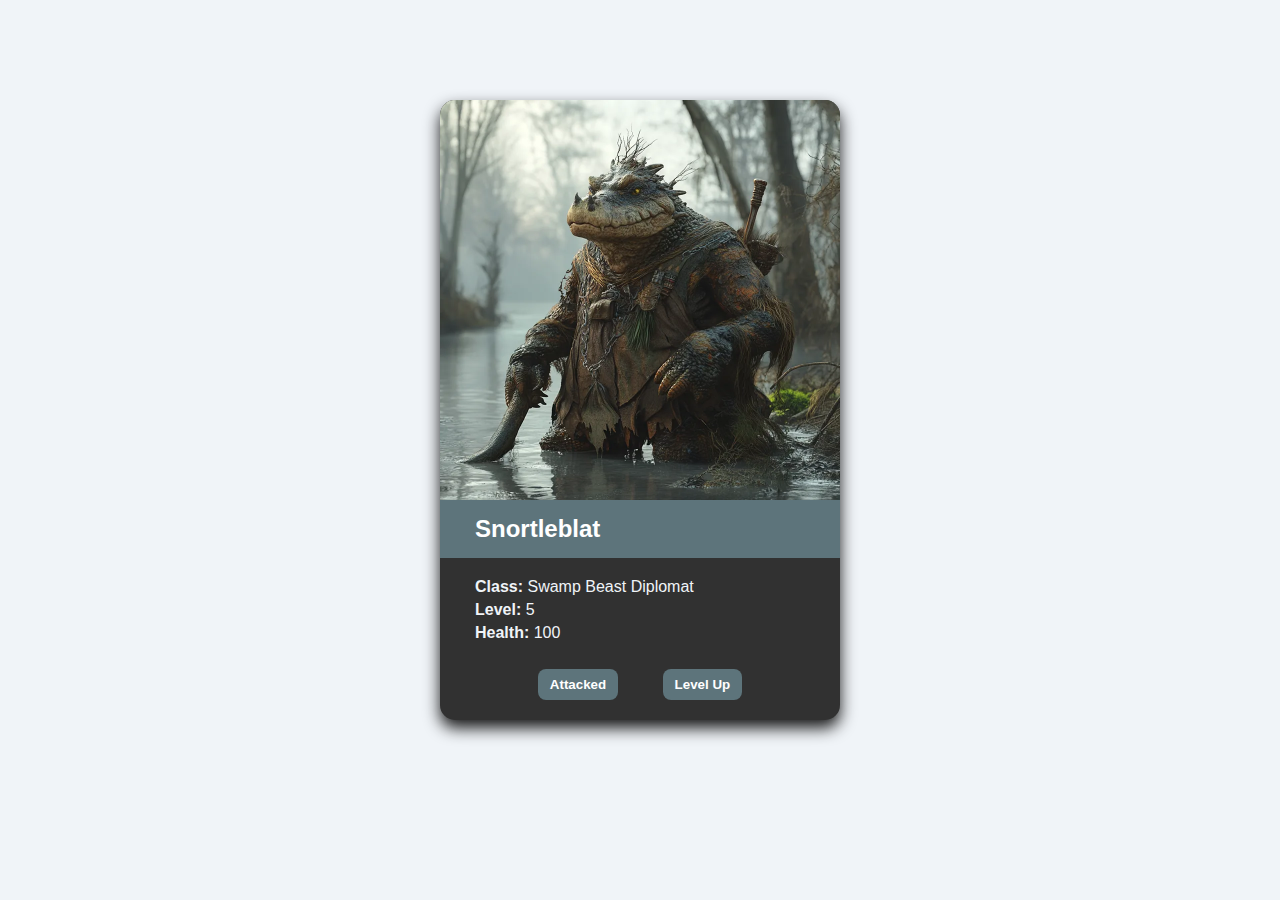
<file: charactercard/index.html>
<!DOCTYPE html>
<html lang="en">
<head>
    <meta charset="UTF-8">
    <meta name="viewport" content="width=device-width, initial-scale=1.0">
    <meta name="description" content="Character card display featuring Snortleblat, a Swamp Beast Diplomat">
    <meta name="author" content="Leo Vidal">
    <title>Character Card - Snortleblat</title>
    
    <!-- Open Graph (Facebook, LinkedIn, etc.) -->
    <meta property="og:type" content="website">
    <meta property="og:title" content="Character Card - Snortleblat">
    <meta property="og:description" content="Meet Snortleblat, a Level 8 Swamp Beast Diplomat character card">
    <meta property="og:url" content="https://vidaldl.github.io/wdd131/charactercard/">
    <meta property="og:image" content="https://vidaldl.github.io/wdd131/charactercard/snortleblat.webp">
    
    <!-- Twitter Card -->
    <meta name="twitter:card" content="summary_large_image">
    <meta name="twitter:title" content="Character Card - Snortleblat">
    <meta name="twitter:description" content="Meet Snortleblat, a Level 8 Swamp Beast Diplomat character card">
    <meta name="twitter:image" content="https://vidaldl.github.io/wdd131/charactercard/snortleblat.webp">
    
    <!-- Favicon -->
    <link rel="icon" href="/favicon.ico">
    
    <!-- Apple Touch Icon -->
    <link rel="apple-touch-icon" href="/images/apple-touch-icon.png">
    
    <link rel="stylesheet" href="charactercard.css">
    <script src="charactercard.js" defer></script>
</head>
<body>
    <div class="card">
        <img src="snortleblat.webp" alt="Snortleblat" class="image">
        <div class="name">Snortleblat</div>
        <div class="stats">
            <p><strong>Class:</strong> <span id="class">Swamp Beast Diplomat</span></p>
            <p><strong>Level:</strong> <span id="level">8</span></p>
            <p><strong>Health:</strong> <span id="health">100</span></p>
        </div>
        <div class="buttons">
            <button id="attacked">Attacked</button>
            <button id="levelup">Level Up</button>
        </div>
    </div>
</body>
</html>
</file>
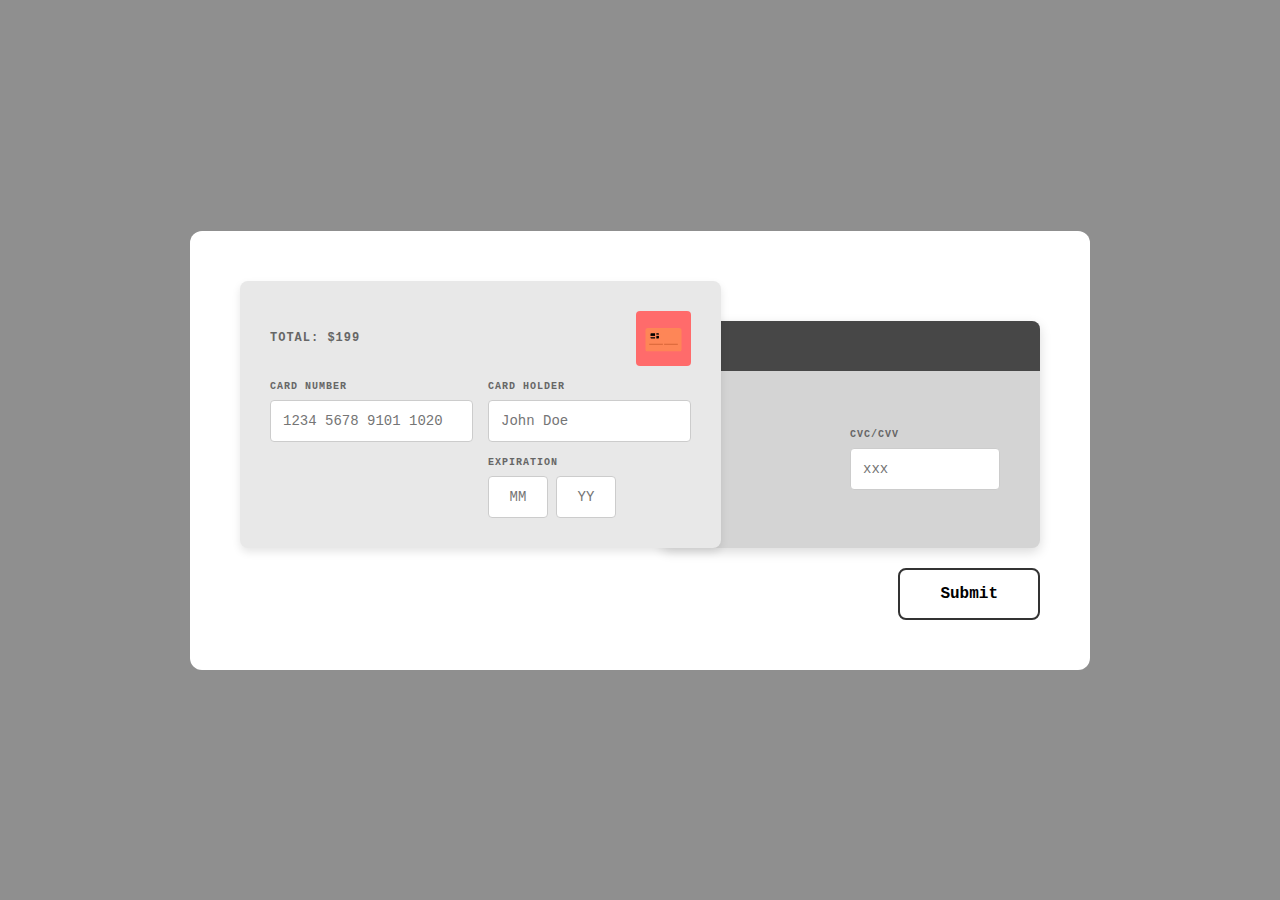
<file: creditcard/index.html>
<!DOCTYPE html>
<html lang="en">
<head>
    <meta charset="UTF-8">
    <meta name="viewport" content="width=device-width, initial-scale=1.0">
    <meta name="description" content="Secure credit card payment form for online transactions">
    <meta name="author" content="Leo Vidal">
    <link rel="icon" type="image/png" href="favicon.png">
    <title>Credit Card Payment</title>
    <link rel="stylesheet" href="style.css">
</head>
<body>
    <main>
        <form id="creditCardForm">
            <div class="card-front">
                <div class="total-label">TOTAL: $199</div>
                
                <img
                    class="card-icon"
                    src="[data-uri]"
                    height="55px"
                    alt="Card Icon">
                
                <div class="form-group">
                    <label for="cardNumber">CARD NUMBER</label>
                    <input 
                        type="text" 
                        id="cardNumber" 
                        name="cardNumber" 
                        placeholder="1234 5678 9101 1020"
                        maxlength="19"
                        pattern="[0-9\s]{16,19}"
                        required
                    >
                </div>
                
                <div class="form-group">
                    <label for="cardHolder">CARD HOLDER</label>
                    <input 
                        type="text" 
                        id="cardHolder" 
                        name="cardHolder" 
                        placeholder="John Doe"
                        pattern="[A-Za-z\s]+"
                        required
                    >
                </div>
                
                <div class="expiration-group">
                    <label>EXPIRATION</label>
                    <div class="expiration-inputs">
                        <input 
                            type="text" 
                            id="expMonth" 
                            name="expMonth" 
                            placeholder="MM"
                            maxlength="2"
                            pattern="(0[1-9]|1[0-2])"
                            required
                        >
                        <input 
                            type="text" 
                            id="expYear" 
                            name="expYear" 
                            placeholder="YY"
                            maxlength="2"
                            pattern="[0-9]{2}"
                            required
                        >
                    </div>
                </div>
            </div>

            <div class="card-back">
                <div class="card-back-bar"></div>
                
                <div class="cvv-group">
                    <label for="cvv">CVC/CVV</label>
                    <input 
                        type="text" 
                        id="cvv" 
                        name="cvv" 
                        placeholder="xxx"
                        maxlength="3"
                        pattern="[0-9]{3}"
                        required
                    >
                </div>
            </div>
            
            <button type="submit" class="submit-btn">Submit</button>
        </form>
    </main>
</body>
</html>
</file>
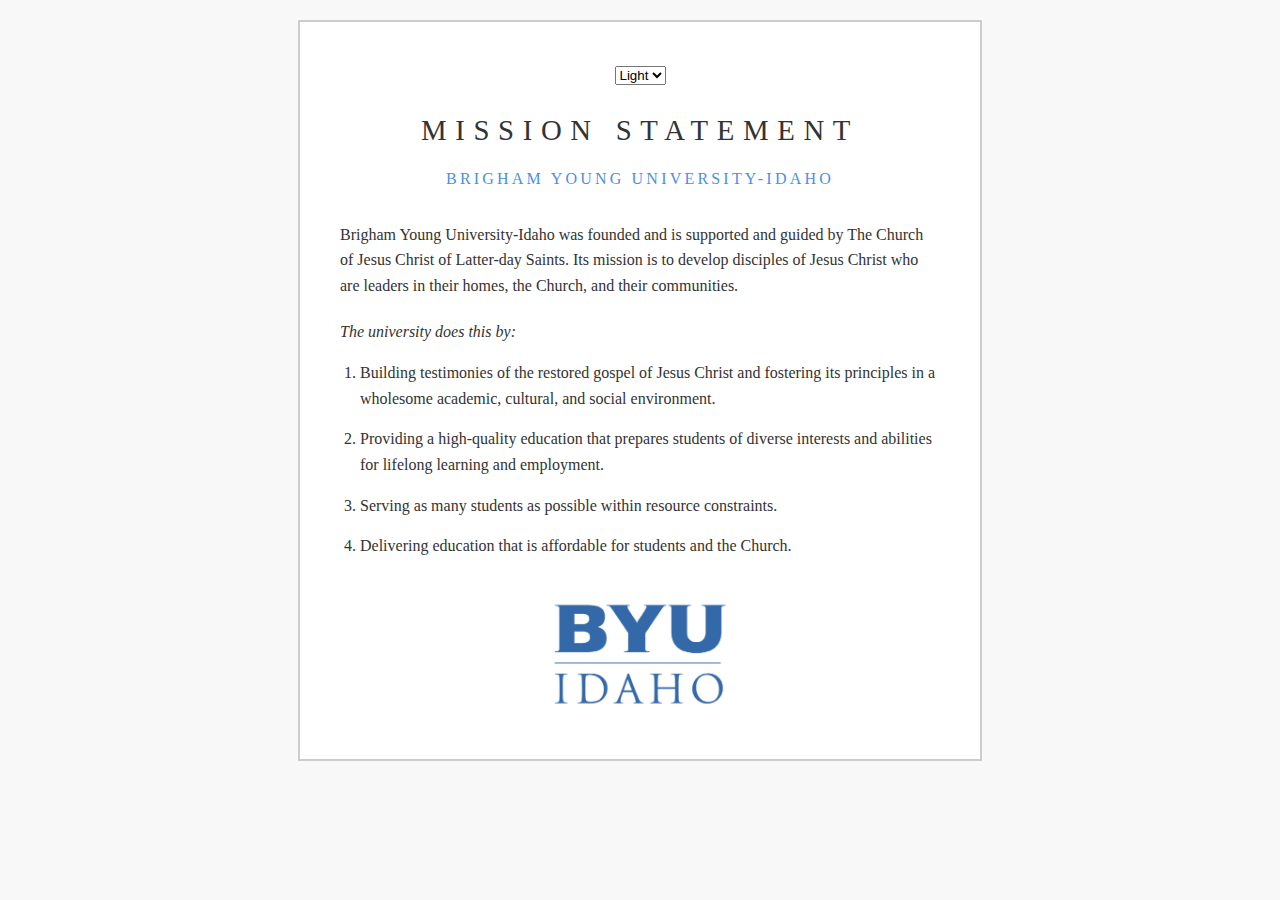
<file: mission/index.html>
<!DOCTYPE html>
<html lang="en">
<head>
    <meta charset="UTF-8">
    <meta name="viewport" content="width=device-width, initial-scale=1">
    <link rel="icon" type="image/x-icon" href="static/favicon.ico">
    <title>Ponder - A CSS Metaprogramming Tool</title>
    <link rel="stylesheet" href="css/styles.css">
    <script src="mission.js" defer></script>

    <meta name="description" content="BYU-Idaho Mission Statement">
    <meta name="author" content="Leo Vidal">
</head>
<body>
    <main>
        <select id="theme-selector">
            <option value="light">Light</option>
            <option value="dark">Dark</option>
        </select>
        
        <h1>MISSION STATEMENT</h1>
        <h2>BRIGHAM YOUNG UNIVERSITY-IDAHO</h2>
        
        <p>Brigham Young University-Idaho was founded and is supported and guided by The Church of Jesus Christ of Latter-day Saints. Its mission is to develop disciples of Jesus Christ who are leaders in their homes, the Church, and their communities.</p>

        <p class="intro"><em>The university does this by:</em></p>

        <ol>
            <li>Building testimonies of the restored gospel of Jesus Christ and fostering its principles in a wholesome academic, cultural, and social environment.</li>
            <li>Providing a high-quality education that prepares students of diverse interests and abilities for lifelong learning and employment.</li>
            <li>Serving as many students as possible within resource constraints.</li>
            <li>Delivering education that is affordable for students and the Church.</li>
        </ol>

        <div class="logo">
            <img id="logo-img" src="public/byui-logo-blue.webp" alt="BYU-Idaho Logo" width="200">
        </div>
    </main>
</body>
</html>
</file>
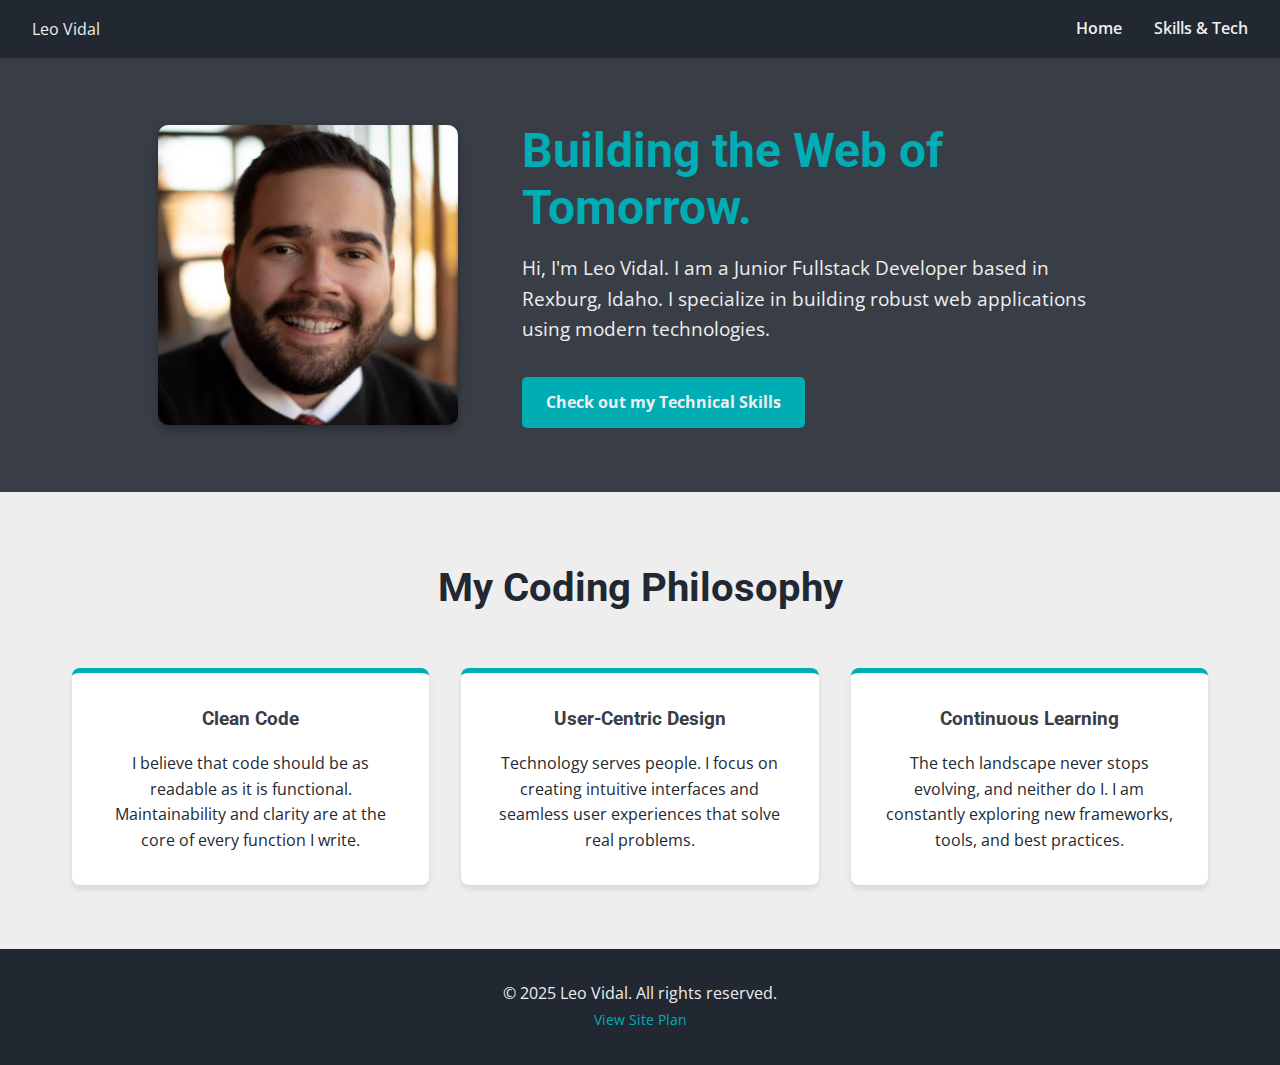
<file: portfolio/index.html>
<!DOCTYPE html>
<html lang="en">
<head>
    <meta charset="UTF-8">
    <meta name="viewport" content="width=device-width, initial-scale=1.0">
    <title>Leo Vidal | Junior Fullstack Developer</title>
    <link rel="stylesheet" href="styles/main.css">
</head>
<body>
    <header>
        <div class="logo">Leo Vidal</div>
        <nav>
            <ul>
                <li><a href="index.html">Home</a></li>
                <li><a href="skills.html">Skills & Tech</a></li>
            </ul>
        </nav>
    </header>

    <main>
        <section class="hero">
            <img src="images/profile.jfif" alt="Leo Vidal Profile" class="hero-image">
            <div class="hero-content">
                <h1>Building the Web of Tomorrow.</h1>
                <p>Hi, I'm Leo Vidal. I am a Junior Fullstack Developer based in Rexburg, Idaho. I specialize in building robust web applications using modern technologies.</p>
                <a href="skills.html" class="cta-button">Check out my Technical Skills</a>
            </div>
        </section>

        <section class="philosophy">
            <h2>My Coding Philosophy</h2>
            <div class="philosophy-grid">
                <div class="card">
                    <h3>Clean Code</h3>
                    <p>I believe that code should be as readable as it is functional. Maintainability and clarity are at the core of every function I write.</p>
                </div>
                <div class="card">
                    <h3>User-Centric Design</h3>
                    <p>Technology serves people. I focus on creating intuitive interfaces and seamless user experiences that solve real problems.</p>
                </div>
                <div class="card">
                    <h3>Continuous Learning</h3>
                    <p>The tech landscape never stops evolving, and neither do I. I am constantly exploring new frameworks, tools, and best practices.</p>
                </div>
            </div>
        </section>
    </main>

    <footer>
        <p>&copy; 2025 Leo Vidal. All rights reserved.</p>
        <p><a href="site-plan.html" style="color: var(--accent1-color); font-size: 0.9rem;">View Site Plan</a></p>
    </footer>
</body>
</html>
</file>
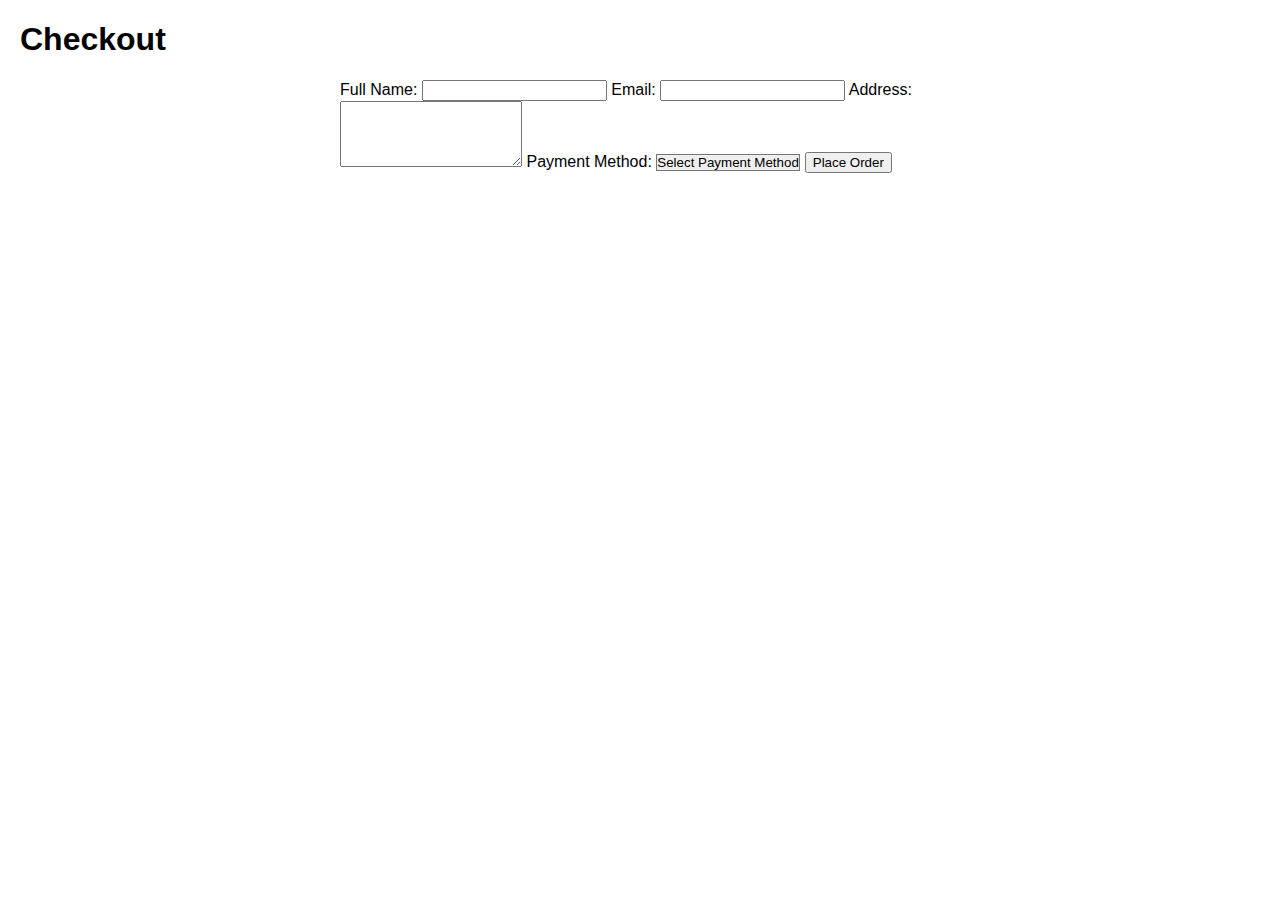
<file: ponder/forms/index.html>
<!-- form-demo.html -->
<!DOCTYPE html>
<html lang="en">
  <head>
    <meta charset="UTF-8" />
    <meta name="viewport" content="width=device-width, initial-scale=1.0" />
    <title>Checkout Form</title>
    <link rel="stylesheet" href="index.css" />
    <script src="index.js" defer></script>
  </head>
  <body>
    <header><h1>Checkout</h1></header>
    <main>
      <section class="errors"></section>
      <form id="checkoutForm" action="completed.html">
  <label for="fullName">Full Name:</label>
  <input type="text" id="fullName" name="fullName" required />

  <label for="email">Email:</label>
  <input type="email" id="email" name="email" required />

  <label for="address">Address:</label>
  <textarea id="address" name="address" rows="4" required></textarea>

  <label for="paymentMethod">Payment Method:</label>
  <select id="paymentMethod" name="paymentMethod" required>
    <option value="">Select Payment Method</option>
    <option value="creditCard">Credit Card</option>
    <option value="paypal">PayPal</option>
  </select>

  <!-- Container for credit card details -->
  <p id="creditCardNumberContainer" class="hide">
    <label for="creditCardNumber">Credit Card Number:</label>
    <input
      type="text"
      id="creditCardNumber"
      name="creditCardNumber"
      pattern="[0-9]{16}"
      placeholder="Enter 16 digits"
      required
    />
  </p>

  <!-- Container for PayPal details -->
  <p id="paypalUsernameContainer" class="hide">
    <label for="paypalUsername">PayPal Username:</label>
    <input
      type="text"
      id="paypalUsername"
      name="paypalUsername"
      placeholder="Enter PayPal username"
      required
    />
  </p>

  <button type="submit">Place Order</button>
</form>
    </main>
  </body>
</html>
</file>
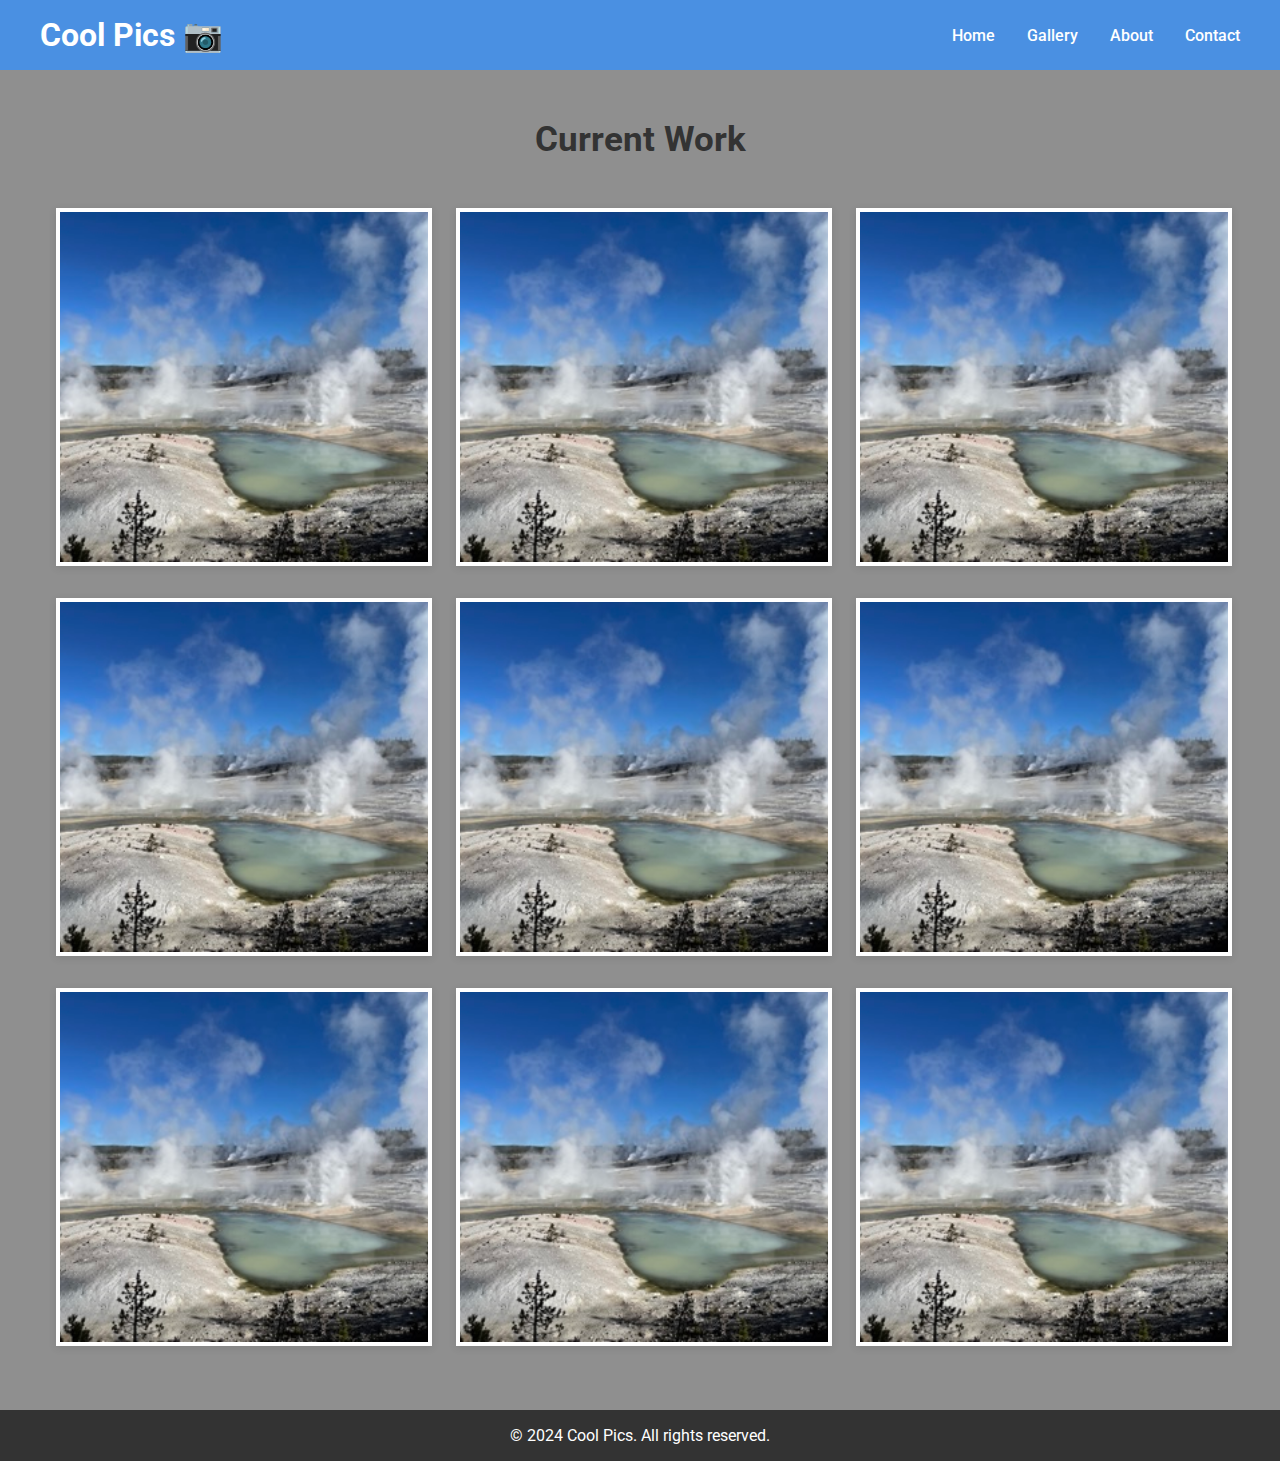
<file: prove/w03/index.html>
<!DOCTYPE html>
<html lang="en">
<head>
    <meta charset="UTF-8">
    <meta name="viewport" content="width=device-width, initial-scale=1.0">
    <title>Cool Pics 📷</title>
    <link rel="preconnect" href="https://fonts.googleapis.com">
    <link rel="preconnect" href="https://fonts.gstatic.com" crossorigin>
    <link href="https://fonts.googleapis.com/css2?family=Roboto:wght@300;400;500;700&display=swap" rel="stylesheet">
    <link rel="stylesheet" href="index.css">
</head>
<body>
    <header>
        <div class="header-content">
            <h1>Cool Pics 📷</h1>
            <nav>
                <!-- Navigation links will be hidden on mobile for now -->
                <ul class="nav-menu">
                    <li><a href="#home">Home</a></li>
                    <li><a href="#gallery">Gallery</a></li>
                    <li><a href="#about">About</a></li>
                    <li><a href="#contact">Contact</a></li>
                </ul>
                <div class="menu-toggle">Menu</div>
            </nav>
        </div>
    </header>
    
    <main>
        <section class="current-work">
            <h2>Current Work</h2>
            <div class="gallery">
                <img src="public/norris-sm.jpg" alt="Cool landscape photo">
                <img src="public/norris-sm.jpg" alt="Cool landscape photo">
                <img src="public/norris-sm.jpg" alt="Cool landscape photo">
                <img src="public/norris-sm.jpg" alt="Cool landscape photo">
                <img src="public/norris-sm.jpg" alt="Cool landscape photo">
                <img src="public/norris-sm.jpg" alt="Cool landscape photo">
                <img src="public/norris-sm.jpg" alt="Cool landscape photo">
                <img src="public/norris-sm.jpg" alt="Cool landscape photo">
                <img src="public/norris-sm.jpg" alt="Cool landscape photo">
            </div>
        </section>
    </main>
    
    <footer>
        <p>&copy; 2024 Cool Pics. All rights reserved.</p>
    </footer>
</body>
</html>
</file>
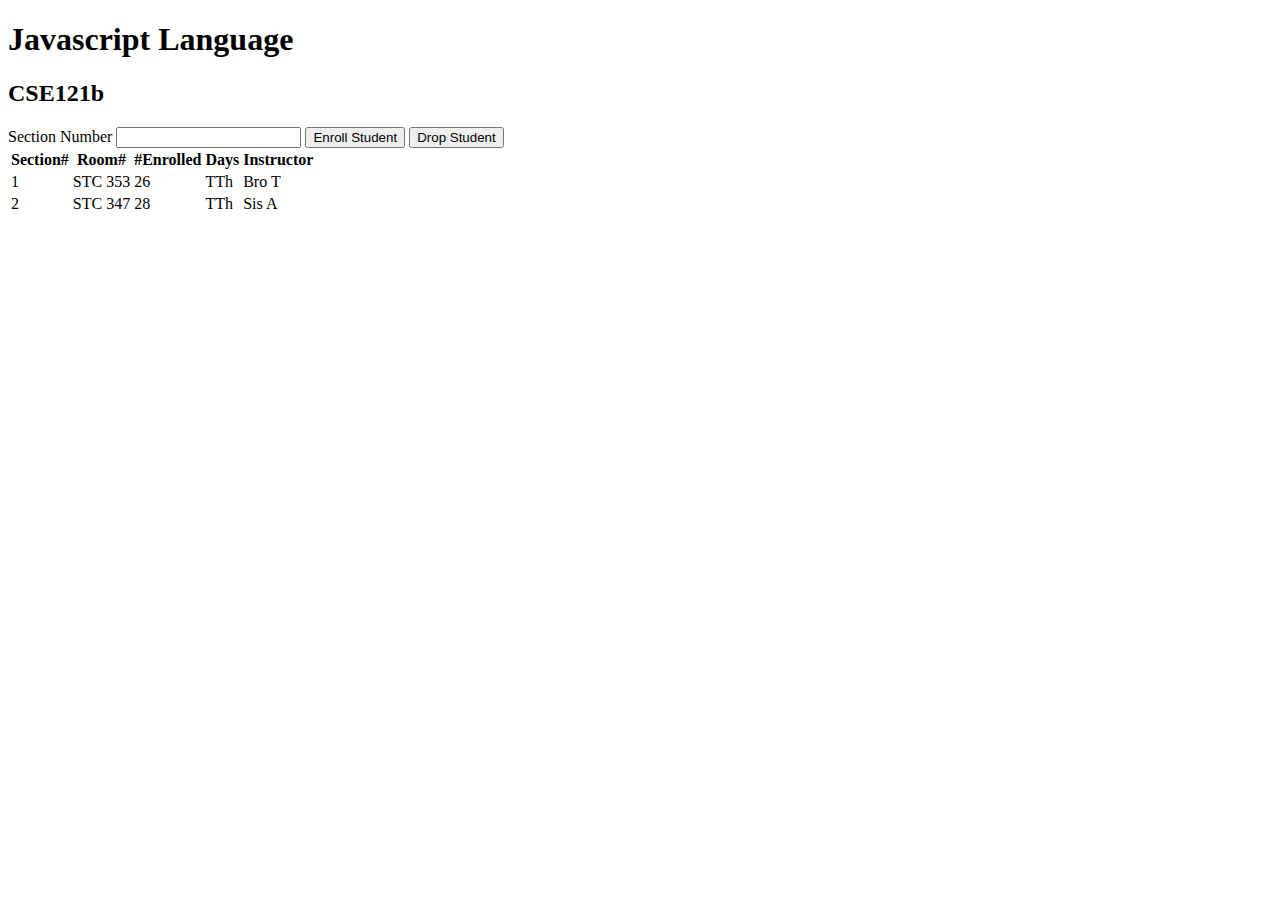
<file: ponder/courses.html>
<!DOCTYPE html>
<html lang="en">
  <head>
    <meta charset="UTF-8" />
    <meta http-equiv="X-UA-Compatible" content="IE=edge" />
    <meta name="viewport" content="width=device-width, initial-scale=1.0" />
    <title>Courses and sections</title>
    <script src="courses.js" defer></script>
  </head>
  <body>
    <h1 id="courseName"></h1>
    <h2 id="courseCode"></h2>
    <label for="sectionNumber">Section Number</label>
    <input id="sectionNumber" />
    <button id="enrollStudent">Enroll Student</button>
    <button id="dropStudent">Drop Student</button>

    <table>
      <thead>
        <tr>
          <th>Section#</th>
          <th>Room#</th>
          <th>#Enrolled</th>
          <th>Days</th>
          <th>Instructor</th>
        </tr>
      </thead>
      <tbody id="sections"></tbody>
    </table>
  </body>

  <script>
    
  </script>
</html>
</file>
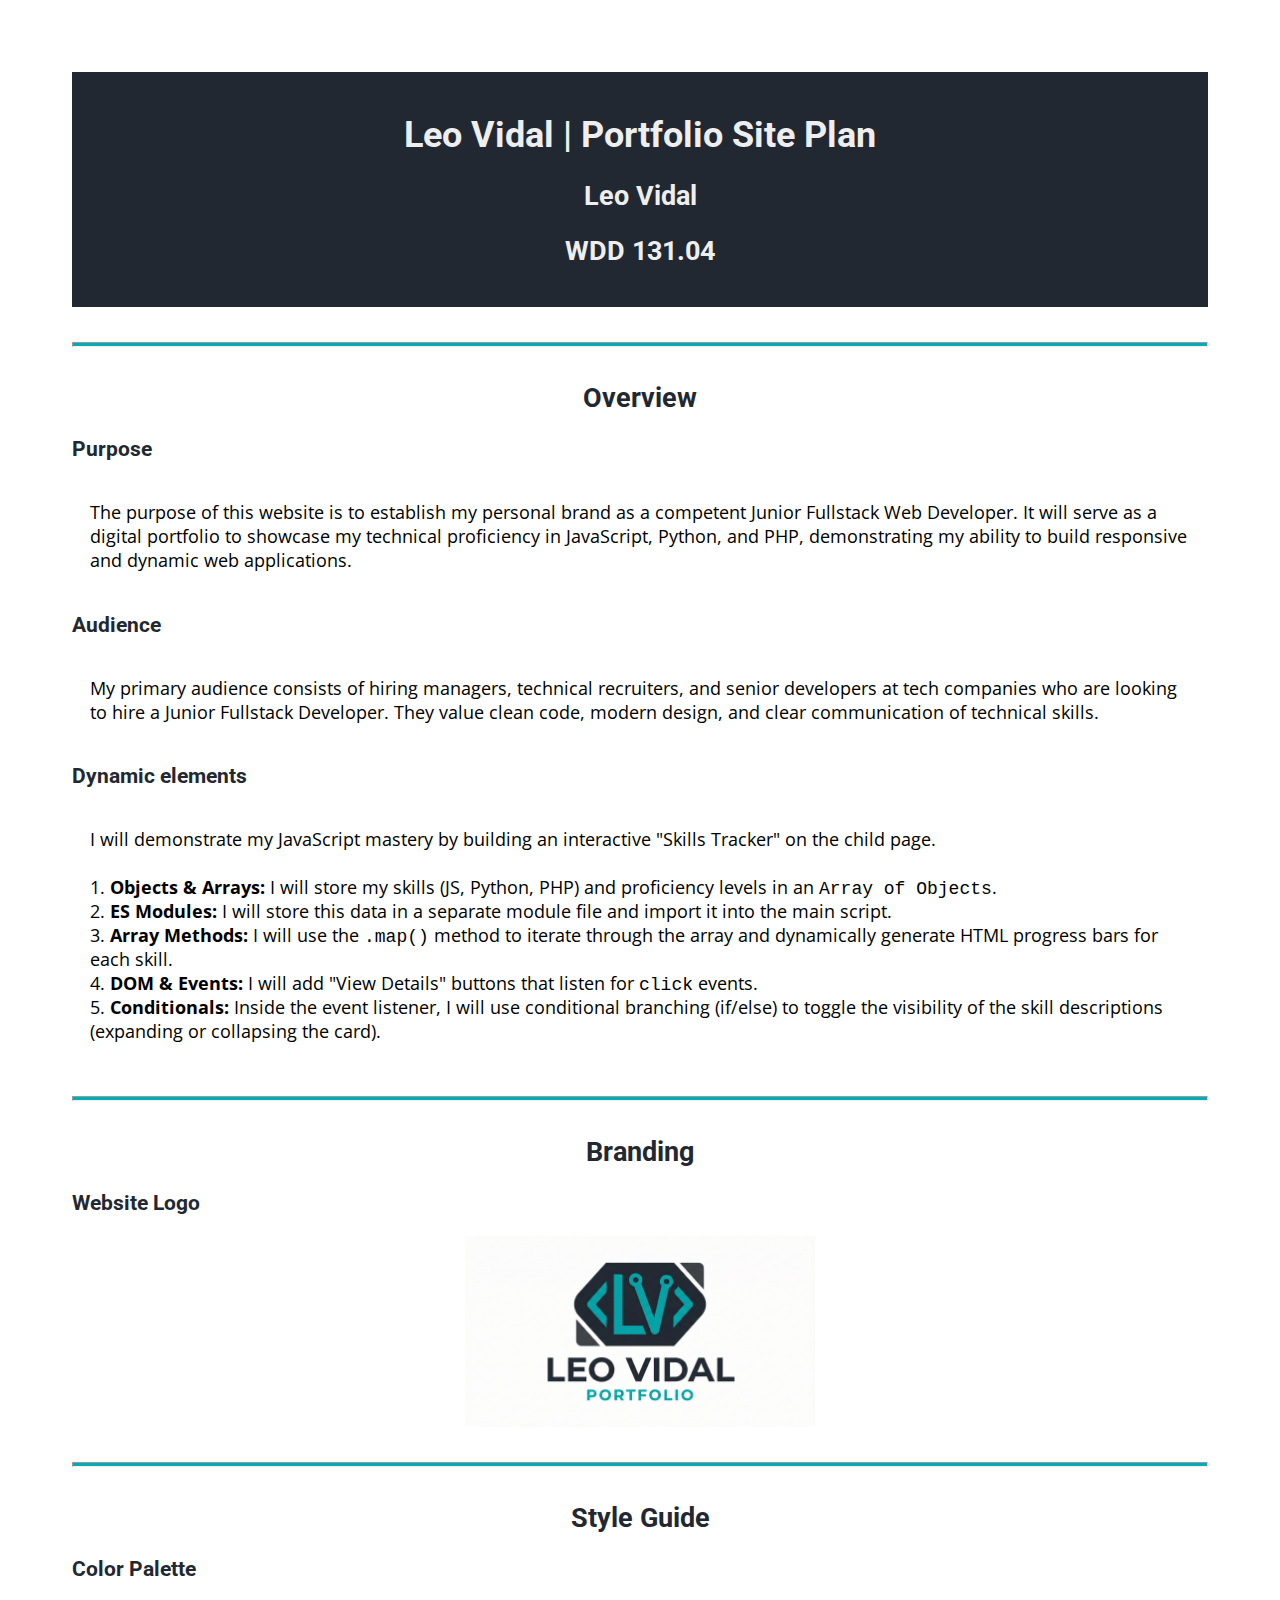
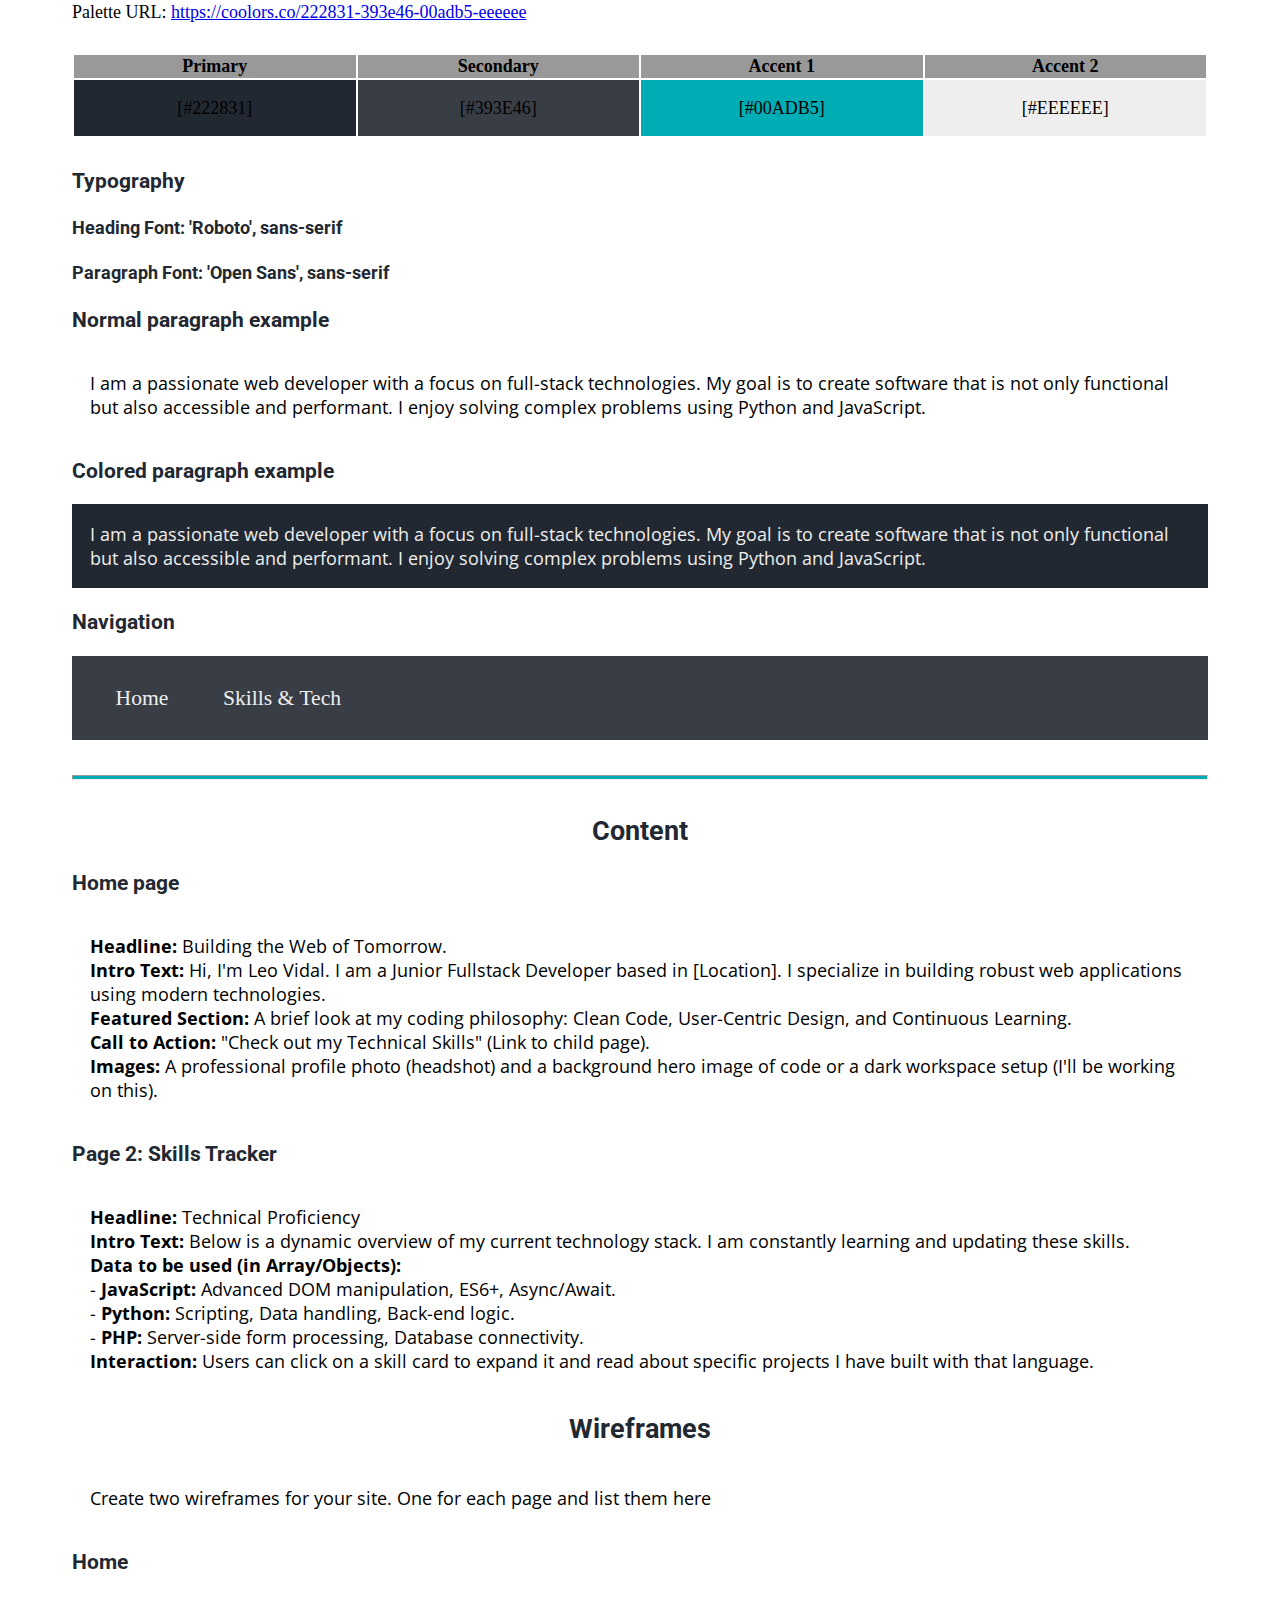
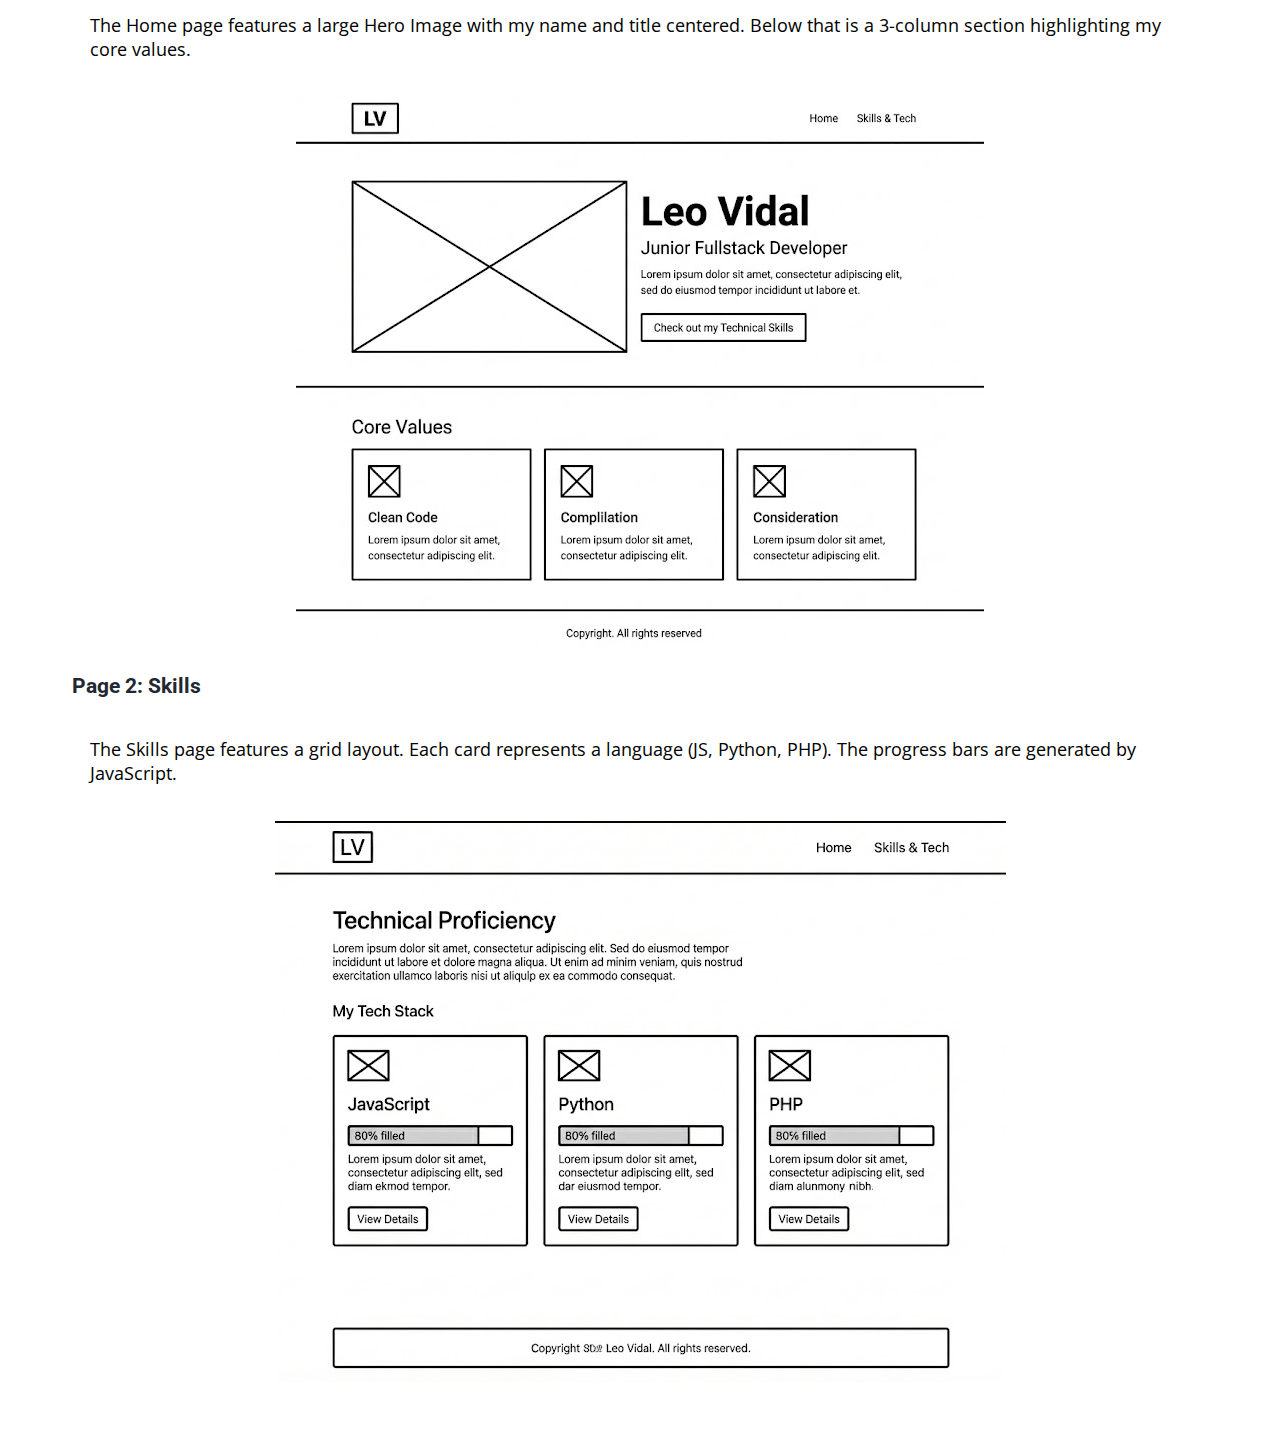
<file: portfolio/site-plan.html>
<!DOCTYPE html>
<html lang="en-us">
    <head>
        <meta charset="utf-8" />
        <title>Site Plan | Leo Vidal</title>
        <link type="text/css" rel="stylesheet" href="styles/site-plan.css" />
    </head>

    <body>
        <header>
            <h1>Leo Vidal | Portfolio Site Plan</h1>
            <h2>Leo Vidal</h2>
            <h2>WDD 131.04</h2>
            </header>
        <main>
            <hr />
            <h2>Overview</h2>
            <h3>Purpose</h3>
            <p>
                The purpose of this website is to establish my personal brand as a competent Junior Fullstack Web Developer. 
                It will serve as a digital portfolio to showcase my technical proficiency in JavaScript, Python, and PHP, 
                demonstrating my ability to build responsive and dynamic web applications.
            </p>

            <h3>Audience</h3>
            <p>
                My primary audience consists of hiring managers, technical recruiters, and senior developers at tech companies 
                who are looking to hire a Junior Fullstack Developer. They value clean code, modern design, and clear 
                communication of technical skills.
            </p>

            <h3>Dynamic elements</h3>
            <p>
                I will demonstrate my JavaScript mastery by building an interactive "Skills Tracker" on the child page.
                <br><br>
                1. <strong>Objects & Arrays:</strong> I will store my skills (JS, Python, PHP) and proficiency levels in an <code>Array of Objects</code>.
                <br>
                2. <strong>ES Modules:</strong> I will store this data in a separate module file and import it into the main script.
                <br>
                3. <strong>Array Methods:</strong> I will use the <code>.map()</code> method to iterate through the array and dynamically generate HTML progress bars for each skill.
                <br>
                4. <strong>DOM & Events:</strong> I will add "View Details" buttons that listen for <code>click</code> events.
                <br>
                5. <strong>Conditionals:</strong> Inside the event listener, I will use conditional branching (if/else) to toggle the visibility of the skill descriptions (expanding or collapsing the card).
            </p>

            <hr />
            <h2>Branding</h2>
            <h3>Website Logo</h3>
            <img id="logo" src="images/logo.png" alt="Leo Vidal Dev Logo" />
            <hr />
            <h2>Style Guide</h2>

            <h3>Color Palette</h3>
            Palette URL:
            <a
                href="https://coolors.co/222831-393e46-00adb5-eeeeee"
                target="_blank"
                >https://coolors.co/222831-393e46-00adb5-eeeeee</a
            >

            <table class="colors">
                <tbody>
                    <tr>
                        <th>Primary</th>
                        <th>Secondary</th>
                        <th>Accent 1</th>
                        <th>Accent 2</th>
                    </tr>
                    <tr>
                        <td class="primary">[#222831]</td>
                        <td class="secondary">[#393E46]</td>
                        <td class="accent1">[#00ADB5]</td>
                        <td class="accent2">[#EEEEEE]</td>
                    </tr>
                </tbody>
            </table>

            <h3>Typography</h3>
            <h4>
                Heading Font: 'Roboto', sans-serif
                </h4>
            <h4>
                Paragraph Font: 'Open Sans', sans-serif
                </h4>
            <h3>Normal paragraph example</h3>
            <p>
                I am a passionate web developer with a focus on full-stack technologies. 
                My goal is to create software that is not only functional but also accessible and performant. 
                I enjoy solving complex problems using Python and JavaScript.
            </p>
            <h3>Colored paragraph example</h3>
            <p class="colored">
                I am a passionate web developer with a focus on full-stack technologies. 
                My goal is to create software that is not only functional but also accessible and performant. 
                I enjoy solving complex problems using Python and JavaScript.
            </p>

            <h3>Navigation</h3>
            <nav>
                <a href="#">Home</a>
                <a href="#">Skills & Tech</a>
            </nav>
            <hr />

            <h2>Content</h2>
            <h3>Home page</h3>
            <p>
                <strong>Headline:</strong> Building the Web of Tomorrow.
                <br>
                <strong>Intro Text:</strong> Hi, I'm Leo Vidal. I am a Junior Fullstack Developer based in [Location]. I specialize in building robust web applications using modern technologies.
                <br>
                <strong>Featured Section:</strong> A brief look at my coding philosophy: Clean Code, User-Centric Design, and Continuous Learning.
                <br>
                <strong>Call to Action:</strong> "Check out my Technical Skills" (Link to child page).
                <br>
                <strong>Images:</strong> A professional profile photo (headshot) and a background hero image of code or a dark workspace setup (I'll be working on this).
            </p>
            
            <h3>Page 2: Skills Tracker</h3>
            <p>
                <strong>Headline:</strong> Technical Proficiency
                <br>
                <strong>Intro Text:</strong> Below is a dynamic overview of my current technology stack. I am constantly learning and updating these skills.
                <br>
                <strong>Data to be used (in Array/Objects):</strong>
                <br>
                - <strong>JavaScript:</strong> Advanced DOM manipulation, ES6+, Async/Await.
                <br>
                - <strong>Python:</strong> Scripting, Data handling, Back-end logic.
                <br>
                - <strong>PHP:</strong> Server-side form processing, Database connectivity.
                <br>
                <strong>Interaction:</strong> Users can click on a skill card to expand it and read about specific projects I have built with that language.
            </p>
            
            <h2>Wireframes</h2>
            <p>
                Create two wireframes for your site. One for each page and list them
                here
            </p>

            <h3>Home</h3>
            <p>
                The Home page features a large Hero Image with my name and title centered. 
                Below that is a 3-column section highlighting my core values.
            </p>
            <img src="images/index-page.png" alt="home page wireframe" />

            <h3>Page 2: Skills</h3>
            <p>
                The Skills page features a grid layout. Each card represents a language (JS, Python, PHP).
                The progress bars are generated by JavaScript.
            </p>
            <img src="images/skills-page.png" alt="page 2 wireframe" />
        </main>
    </body>
</html>
</file>
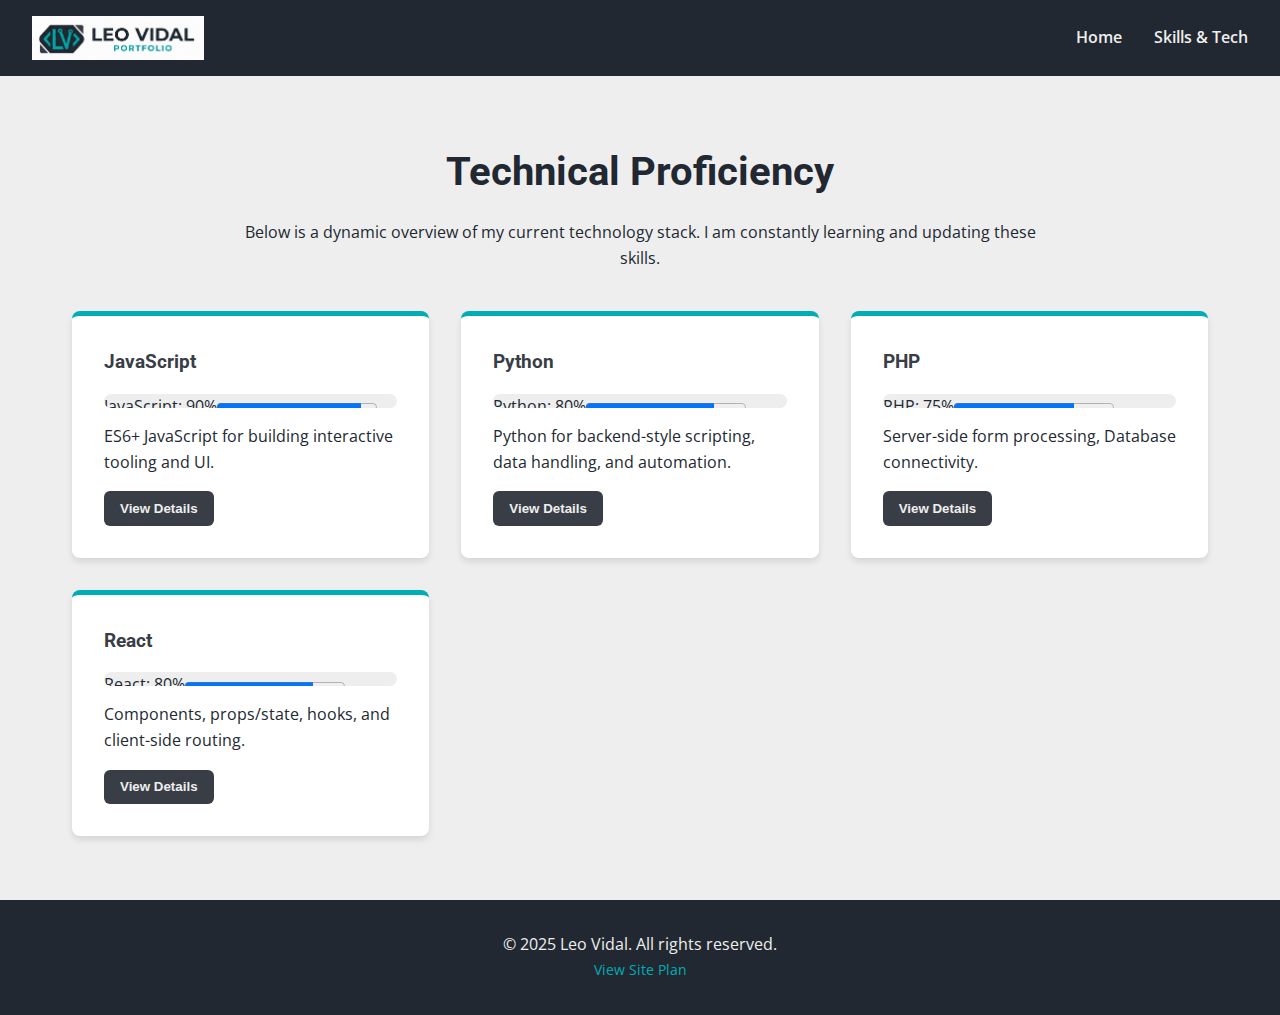
<file: portfolio/skills.html>
<!DOCTYPE html>
<html lang="en">
<head>
    <meta charset="UTF-8">
    <meta name="viewport" content="width=device-width, initial-scale=1.0">
    <title>Leo Vidal | Skills & Tech</title>
    <link rel="stylesheet" href="styles/main.css">
</head>
<body>
    <header>
        <a class="logo" href="index.html" aria-label="Leo Vidal home">
            <img class="logo__img" src="images/logo-horizontal.png" alt="Leo Vidal logo">
        </a>
        <nav>
            <ul>
                <li><a href="index.html">Home</a></li>
                <li><a href="skills.html">Skills & Tech</a></li>
            </ul>
        </nav>
    </header>

    <main>
        <section class="skills">
            <h1>Technical Proficiency</h1>
            <p class="skills-intro">Below is a dynamic overview of my current technology stack. I am constantly learning and updating these skills.</p>

            <div id="skills-grid" class="skills-grid" aria-live="polite"></div>
            <p id="skills-error" class="skills-error" hidden></p>
        </section>
    </main>

    <footer>
        <p>&copy; 2025 Leo Vidal. All rights reserved.</p>
        <p><a href="site-plan.html" style="color: var(--accent1-color); font-size: 0.9rem;">View Site Plan</a></p>
    </footer>

    <script type="module" src="scripts/skills.js"></script>
</body>
</html>
</file>
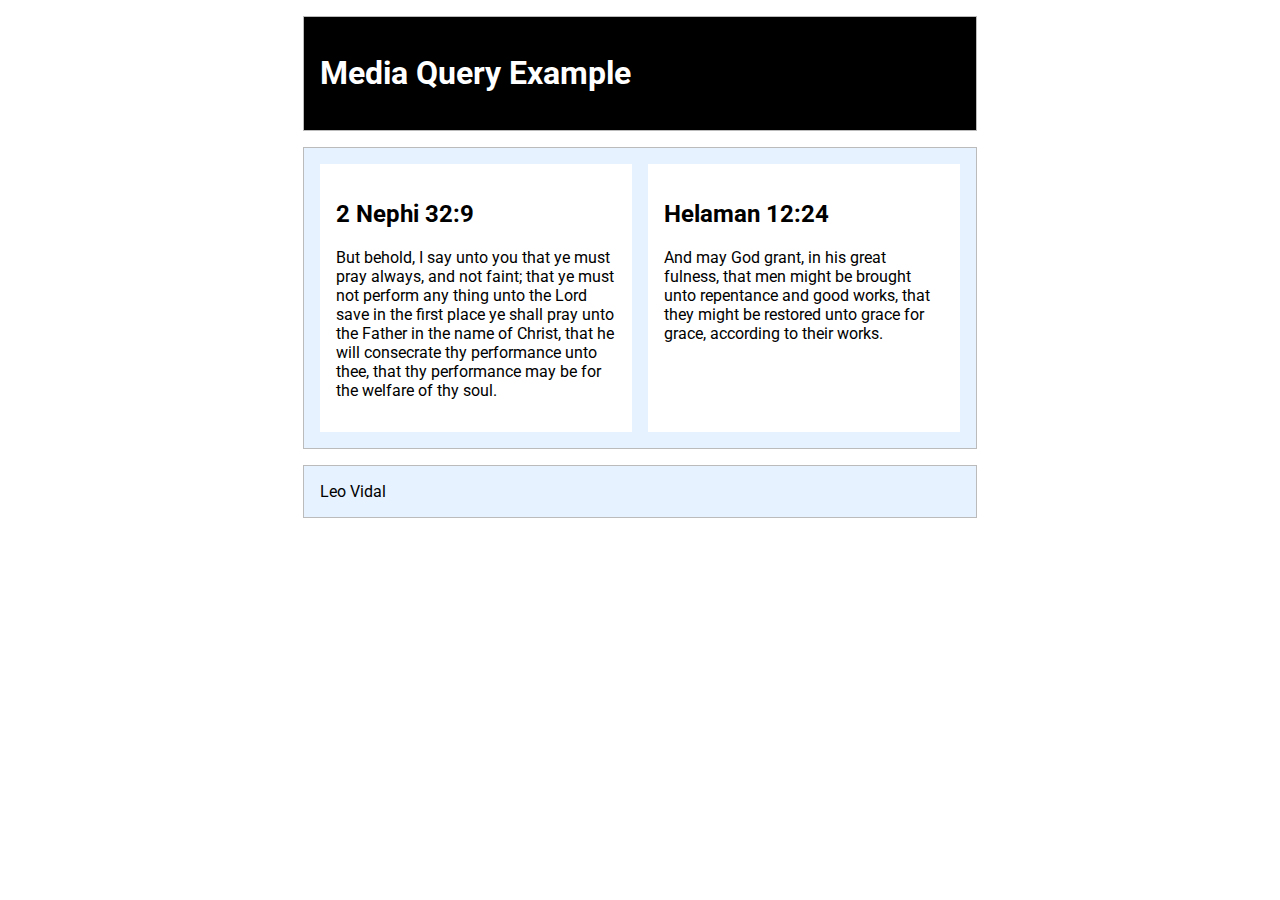
<file: ponder/w03/media-query.html>
<!DOCTYPE html>
<html lang="en">
<head>
    <meta charset="UTF-8">
    <meta name="viewport" content="width=device-width, initial-scale=1.0">
    <title>Media Query Example</title>
    <link rel="preconnect" href="https://fonts.googleapis.com">
    <link rel="preconnect" href="https://fonts.gstatic.com" crossorigin>
    <link href="https://fonts.googleapis.com/css2?family=Roboto:wght@300;400;500;700&display=swap" rel="stylesheet">
    <link rel="stylesheet" href="media-query.css">
</head>
<body>
    <header>
        <h1>Media Query Example</h1>
    </header>
    <main>
        <section>
            <h2>2 Nephi 32:9</h2>
            <p>But behold, I say unto you that ye must pray always, and not faint; that ye must not perform any thing unto the Lord save in the first place ye shall pray unto the Father in the name of Christ, that he will consecrate thy performance unto thee, that thy performance may be for the welfare of thy soul.</p>
        </section>
        <section>
            <h2>Helaman 12:24</h2>
            <p>And may God grant, in his great fulness, that men might be brought unto repentance and good works, that they might be restored unto grace for grace, according to their works.</p>
        </section>
    </main>
    <footer>
        Leo Vidal
    </footer>
</body>
</html>
</file>
<file: charactercard/charactercard.css>
body {
    font-family: Palatino Linotype, sans-serif;
    background: #f0f4f8;
}

.card {
    background: #313131;
    border-radius: 15px;
    box-shadow: 0 8px 16px rgba(0,0,0,0.9);
    width: 400px; 
    margin: 100px auto;
}

.image{
    width: 400px;
    border-radius: 15px 15px 0 0;
}

.name {
    font-size: 1.5em;
    font-weight: bold;
    margin: -4px 0 20px 0;
    color: white;
    padding: 15px 0 15px 35px;
    background-color: #5d747b;
}

.stats {
    margin: 10px 15px 7px 35px;
    text-align: left;
}

.stats p {
    margin: 5px 0;
    color: #f0f4f8;
}

.buttons {
    text-align: center;
}

button {
    padding: 8px 12px;
    margin: 20px;
    border: none;
    border-radius: 8px;
    background-color: #5d747b;
    color: white;
    font-weight: bold;
    cursor: pointer;
    transition: background-color 0.5s ease;
}

button:hover {
    background-color: #58605a;
}
</file>
<file: creditcard/style.css>
* {
    box-sizing: border-box;
    margin: 0;
    padding: 0;
}

body {
    font-family: 'Courier New', monospace;
    background-color: #8f8f8f;
    display: flex;
    justify-content: center;
    align-items: center;
    min-height: 100vh;
    padding: 20px;
}

main {
    width: 100%;
    max-width: 900px;
}

/* Form Grid */
form {
    display: grid;
    grid-template-columns: 1fr 1fr;
    grid-template-rows: auto auto;
    gap: 20px;
    padding: 50px;
    background-color: white;
    border-radius: 12px;
    position: relative;
}

/* Card Front */
.card-front {
    grid-column: 1 / 2;
    grid-row: 1;
    display: grid;
    grid-template-columns: 1fr 1fr;
    gap: 15px;
    background-color: #e8e8e8;
    padding: 30px;
    border-radius: 8px;
    z-index: 2;
    box-shadow: 0 4px 8px rgba(0, 0, 0, 0.1);
    position: relative;
}

/* Card Back */
.card-back {
    grid-column: 2 / 3;
    grid-row: 1;
    display: grid;
    grid-template-rows: 50px 1fr;
    gap: 0;
    background-color: #d4d4d4;
    padding: 0;
    border-radius: 8px;
    z-index: 1;
    box-shadow: 0 4px 12px rgba(0, 0, 0, 0.15);
    position: relative;
    margin-left: -80px;
    margin-top: 40px;
}

.total-label {
    grid-column: 1 / 2;
    font-size: 0.75rem;
    font-weight: bold;
    color: #666;
    letter-spacing: 1px;
    align-self: center;
}

.card-icon {
    grid-column: 2 / 3;
    justify-self: end;
    align-self: start;
    background-color: #ff6b6b;
    padding: 8px;
    border-radius: 4px;
}

.form-group:nth-of-type(1) {
    grid-column: 1 / 3;
}

.form-group:nth-of-type(2) {
    grid-column: 1 / 2;
}

.expiration-group {
    grid-column: 2 / 3;
}

.card-back-bar {
    grid-column: 1;
    grid-row: 1;
    background-color: #474747;
    height: 50px;
    width: 100%;
    border-radius: 8px 8px 0 0;
}

.cvv-group {
    grid-column: 1;
    grid-row: 2;
    align-self: center;
    justify-self: end;
    padding: 30px;
    padding-right: 40px;
    width: auto;
}

.submit-btn {
    grid-column: 2 / 3;
    grid-row: 2;
    padding: 15px 40px;
    background-color: white;
    border: 2px solid #333;
    border-radius: 8px;
    font-size: 1rem;
    font-weight: bold;
    cursor: pointer;
    transition: all 0.3s ease;
    font-family: 'Courier New', monospace;
    justify-self: end;
    align-self: start;
}

.submit-btn:hover {
    background-color: #333;
    color: white;
}

.submit-btn:active {
    transform: scale(0.98);
}

/* Form Groups */
.form-group,
.expiration-group,
.cvv-group {
    display: flex;
    flex-direction: column;
    gap: 8px;
}

label {
    font-size: 0.625rem;
    font-weight: bold;
    color: #666;
    letter-spacing: 1px;
}

input {
    padding: 12px;
    border: 1px solid #ccc;
    border-radius: 4px;
    font-size: 0.875rem;
    font-family: 'Courier New', monospace;
    background-color: white;
}

input:focus {
    outline: none;
    border-color: #ff6b6b;
}

/* Expiration Inputs */
.expiration-inputs {
    display: flex;
    flex-direction: row;
    gap: 8px;
}

.expiration-inputs input {
    text-align: center;
    width: 60px;
}

/* CVV Input */
.cvv-group input {
    max-width: 150px;
}

/* Validation */
input:invalid:not(:placeholder-shown) {
    border-color: #ff4444;
}

input:valid:not(:placeholder-shown) {
    border-color: #44ff44;
}

/* Responsive */
@media screen and (max-width: 768px) {
    form {
        grid-template-columns: 1fr;
        padding: 20px;
    }
    
    .card-front {
        grid-column: 1;
        grid-row: 1;
        max-width: 100%;
    }
    
    .card-back {
        grid-column: 1;
        grid-row: 2;
        margin-left: 0;
        margin-top: 20px;
        width: 100%;
    }
    
    .submit-btn {
        grid-column: 1;
        grid-row: 3;
        width: 100%;
        justify-self: stretch;
        margin-top: 20px;
        margin-right: 0;
    }
}
</file>
<file: mission/css/styles.css>
body {
    margin: 0;
    padding: 20px;
    background-color: #f8f8f8;
    line-height: 1.6;
}

main {
    max-width: 600px;
    margin: 0 auto;
    padding: 40px;
    background-color: white;
    border: 2px solid #ccc;
    text-align: center;
}

h1 {
    font-size: 1.8em;
    letter-spacing: 0.3em;
    margin-bottom: 10px;
    font-weight: normal;
    color: #333;
}

h2 {
    font-size: 1em;
    letter-spacing: 0.2em;
    color: #4a90e2;
    margin-bottom: 30px;
    font-weight: normal;
}

p {
    text-align: left;
    margin-bottom: 20px;
    color: #333;
    font-size: 1em;
}

.intro {
    font-style: italic;
    margin-top: 20px;
    margin-bottom: 10px;
}

ol {
    text-align: left;
    padding-left: 20px;
    margin-bottom: 40px;
}

ol li {
    margin-bottom: 15px;
    color: #333;
}

.logo {
    margin-top: 40px;
    text-align: center;
}

.byu {
    font-size: 3em;
    font-weight: bold;
    color: #4a90e2;
    letter-spacing: 0.1em;
    margin-bottom: -10px;
}

.idaho {
    font-size: 1.2em;
    color: #4a90e2;
    letter-spacing: 0.3em;
    font-weight: normal;
}

/* Dark THEME */
.dark {
    background-color: #333;
    color: white;
}

.dark main {
    background-color: #333;
    border-color: #666;
}

.dark h1,
.dark p,
.dark ol li {
    color: white;
}

.dark h2 {
    color: #87CEEB;
}
</file>
<file: portfolio/styles/main.css>
@import url("https://fonts.googleapis.com/css2?family=Open+Sans:wght@400;600&family=Roboto:wght@700&display=swap");

:root {
  --primary-color: #222831;
  --secondary-color: #393E46;
  --accent1-color: #00ADB5;
  --accent2-color: #EEEEEE;

  --heading-font: "Roboto", sans-serif;
  --paragraph-font: "Open Sans", Helvetica, sans-serif;
}

* {
  box-sizing: border-box;
  margin: 0;
  padding: 0;
}

body {
  font-family: var(--paragraph-font);
  background-color: var(--accent2-color);
  color: var(--primary-color);
  line-height: 1.6;
}

h1, h2, h3 {
  font-family: var(--heading-font);
}

a {
  text-decoration: none;
  color: inherit;
}

/* Header & Navigation */
header {
  background-color: var(--primary-color);
  color: var(--accent2-color);
  padding: 1rem 2rem;
  display: flex;
  justify-content: space-between;
  align-items: center;
}

.logo {
  display: inline-flex;
  align-items: center;
  gap: 0.75rem;
  line-height: 0;
}

.logo__img {
  height: 44px;
  width: auto;
  display: block;
}

nav ul {
  list-style: none;
  display: flex;
  gap: 2rem;
}

nav a {
  color: var(--accent2-color);
  font-weight: 600;
  transition: color 0.3s;
}

nav a:hover {
  color: var(--accent1-color);
}

nav a:focus-visible,
.cta-button:focus-visible,
.details-toggle:focus-visible,
.skill-projects a:focus-visible {
  outline: 3px solid var(--accent1-color);
  outline-offset: 3px;
}

/* Hero Section */
.hero {
  background-color: var(--secondary-color);
  color: var(--accent2-color);
  padding: 4rem 2rem;
  display: flex;
  flex-direction: column;
  align-items: center;
  gap: 2rem;
  text-align: center;
}

.hero-image {
  width: 100%;
  max-width: 300px;
  border-radius: 10px;
  box-shadow: 0 4px 10px rgba(0,0,0,0.3);
  object-fit: cover;
}

.hero-content {
  max-width: 600px;
  display: flex;
  flex-direction: column;
  gap: 1rem;
  align-items: center;
}

.hero h1 {
  font-size: 3rem;
  color: var(--accent1-color);
  line-height: 1.2;
}

.hero p {
  font-size: 1.2rem;
}

.cta-button {
  background-color: var(--accent1-color);
  color: var(--accent2-color);
  padding: 0.8rem 1.5rem;
  border-radius: 5px;
  font-weight: bold;
  margin-top: 1rem;
  display: inline-block;
  transition: background-color 0.3s;
  align-self: center;
}

.cta-button:hover {
  filter: brightness(0.92);
}

/* Philosophy Section (3 Columns) */
.philosophy {
  padding: 4rem 2rem;
  max-width: 1200px;
  margin: 0 auto;
}

.philosophy h2 {
  text-align: center;
  margin-bottom: 3rem;
  color: var(--primary-color);
  font-size: 2.5rem;
}

.philosophy-grid {
  display: grid;
  grid-template-columns: repeat(auto-fit, minmax(300px, 1fr));
  gap: 2rem;
}

.card {
  background-color: white;
  padding: 2rem;
  border-radius: 8px;
  box-shadow: 0 4px 6px rgba(0,0,0,0.1);
  text-align: center;
  border-top: 5px solid var(--accent1-color);
}

.card h3 {
  margin-bottom: 1rem;
  color: var(--secondary-color);
}

/* Footer */
footer {
  background-color: var(--primary-color);
  color: var(--accent2-color);
  text-align: center;
  padding: 2rem;
  margin-top: auto;
}

/* Skills Page */
.skills {
  padding: 4rem 2rem;
  max-width: 1200px;
  margin: 0 auto;
}

.skills h1 {
  text-align: center;
  color: var(--primary-color);
  font-size: 2.5rem;
  margin-bottom: 1rem;
}

.skills-intro {
  text-align: center;
  max-width: 800px;
  margin: 0 auto 2.5rem;
}

.skills-grid {
  display: grid;
  grid-template-columns: repeat(auto-fit, minmax(300px, 1fr));
  gap: 2rem;
}

.skill-card {
  text-align: left;
}

.skill-description {
  margin-top: 1rem;
}

.progress {
  position: relative;
  height: 14px;
  border-radius: 999px;
  background: var(--accent2-color);
  overflow: hidden;
  margin-top: 0.75rem;
}

.progress__fill {
  height: 100%;
  background: var(--accent1-color);
}

.progress__value {
  position: absolute;
  top: -28px;
  right: 0;
  font-size: 0.9rem;
  color: var(--secondary-color);
  font-weight: 600;
}

.details-toggle {
  margin-top: 1rem;
  background-color: var(--secondary-color);
  color: var(--accent2-color);
  border: 0;
  padding: 0.6rem 1rem;
  border-radius: 6px;
  font-weight: 600;
  cursor: pointer;
}

.details-toggle:hover {
  filter: brightness(1.08);
}

.skill-details {
  margin-top: 1rem;
  padding-top: 1rem;
  border-top: 2px solid var(--accent2-color);
}

.skill-projects h4 {
  margin-top: 1rem;
  margin-bottom: 0.5rem;
  color: var(--secondary-color);
}

.skill-projects ul {
  padding-left: 1.2rem;
}

.skill-projects a {
  color: var(--accent1-color);
  font-weight: 600;
}

.skills-error {
  margin-top: 1.5rem;
  text-align: center;
  color: var(--secondary-color);
}

/* Responsive Adjustments */
@media (min-width: 768px) {
  .hero {
    flex-direction: row;
    justify-content: center;
    text-align: left;
    gap: 4rem;
  }

  .hero-content {
    align-items: flex-start;
  }

  .cta-button {
    align-self: flex-start;
  }
}

@media (max-width: 768px) {
  header {
    flex-direction: column;
    gap: 1rem;
  }

  .logo__img {
    height: 40px;
  }
  
  .hero h1 {
    font-size: 2rem;
  }
}
</file>
<file: ponder/forms/index.css>
/* form-demo.css */
* {
  box-sizing: border-box;
}
body {
  font-family: Arial, sans-serif;
  margin: 20px;
}

main {
  max-width: 600px;
  margin: 0 auto;
}

.errors > p {
  border: 1px solid red;
  padding: 0.5em;
}
/* Style the select arrow for Safari */
select::-webkit-inner-spin-button,
select::-webkit-outer-spin-button {
  -webkit-appearance: none;
  margin: 0;
}

/* Style the select arrow for other browsers */
select {
  -moz-appearance: none;
  -webkit-appearance: none;
  appearance: none;
}

.hide {
  display: none; /* Initially hide the credit card input and label */
}
</file>
<file: prove/w03/index.css>
body {
    font-family: 'Roboto', sans-serif;
    margin: 0;
    padding: 0;
    background-color: #8f8f8f;
}

header {
    background-color: #4a90e2;
    color: white;
    padding: 1rem;
}

.header-content {
    max-width: 1200px;
    margin: 0 auto;
    display: flex;
    justify-content: space-between;
    align-items: center;
}

h1 {
    margin: 0;
    font-size: 1.5rem;
}

nav {
    position: relative;
}

.nav-menu {
    list-style: none;
    margin: 0;
    padding: 0;
    display: none;
}

.nav-menu li {
    display: inline-block;
    margin-left: 2rem;
}

.nav-menu a {
    color: white;
    text-decoration: none;
    font-weight: 500;
}

.nav-menu a:hover {
    text-decoration: underline;
}

.menu-toggle {
    display: block;
    cursor: pointer;
    padding: 0.5rem 1rem;
    background-color: rgba(255, 255, 255, 0.2);
    border-radius: 4px;
}

main {
    max-width: 1200px;
    margin: 2rem auto;
    padding: 0 1rem;
}

.current-work h2 {
    text-align: center;
    color: #333;
    margin-bottom: 2rem;
    font-size: 1.8rem;
}

.gallery {
    display: grid;
    grid-template-columns: 1fr;
    gap: 1rem;
    padding: 1rem;
}

.gallery img {
    width: 100%;
    height: 200px;
    object-fit: cover;
    border: 4px solid white;
    box-shadow: 0 2px 8px rgba(0, 0, 0, 0.1);
    transition: transform 0.3s ease;
}

.gallery img:hover {
    transform: scale(1.05);
}

footer {
    background-color: #333;
    color: white;
    text-align: center;
    padding: 1rem;
    margin-top: 3rem;
}

footer p {
    margin: 0;
}


@media screen and (min-width: 500px) {
    .gallery {
        grid-template-columns: repeat(2, 1fr);
        gap: 1.5rem;
    }
    
    .gallery img {
        height: 250px;
    }
    
    h1 {
        font-size: 2rem;
    }
}


@media screen and (min-width: 768px) {
    .nav-menu {
        display: flex; 
    }
    
    .menu-toggle {
        display: none; 
    }
    
    .gallery {
        grid-template-columns: repeat(3, 1fr);
        gap: 2rem;
    }
    
    .gallery img {
        height: 300px;
    }
    
    main {
        margin: 3rem auto;
    }
    
    .current-work h2 {
        font-size: 2.2rem;
    }
}

@media screen and (min-width: 1024px) {
    .gallery img {
        height: 350px;
    }
}
</file>
<file: portfolio/styles/site-plan.css>
/* if you are using any Google fonts change the font names below to your fonts. 
Any spaces in your font name should be replaced with a +. 
Fonts are separated by a | */
@import url("https://fonts.googleapis.com/css2?family=Open+Sans:wght@400;600&family=Roboto:wght@700&display=swap");

:root {
  /* change the values below to your colors from your palette */
  --primary-color: #222831;   /* Dark Gray (almost black) */
  --secondary-color: #393E46; /* Gunmetal Gray */
  --accent1-color: #00ADB5;   /* Electric Teal */
  --accent2-color: #EEEEEE;   /* Light Gray (White-ish) */

  /* change the values below to your chosen font(s) */
  --heading-font: "Roboto", sans-serif;
  --paragraph-font: "Open Sans", Helvetica, sans-serif;

  /* these colors below should be chosen from among your palette colors above */
  --headline-color-on-white: var(--primary-color); /* headlines on a white background */
  --headline-color-on-color: var(--accent2-color); /* headlines on a colored background */
  
  --paragraph-color-on-white: var(--primary-color); /* paragraph text on a white background */
  --paragraph-color-on-color: var(--accent2-color); /* paragraph text on a colored background */
  
  --paragraph-background-color: var(--primary-color);
  
  --nav-link-color: var(--accent2-color); /* Changed to Light Gray for visibility on Dark header */
  --nav-background-color: var(--secondary-color);
  --nav-hover-link-color: var(--primary-color);
  --nav-hover-background-color: var(--accent1-color);
}

#logo{
  width: 350px;
  height: auto;
  display: block;
  margin: 0 auto;
}
/* Look around below...but DON'T CHANGE ANYTHING! */

body {
  max-width: 1200px;
  margin: 0 auto;
  padding: 4em;
  font-size: 18px;
}
img {
  display: block;
  margin: 0 auto;
}
h1,
h2,
h3,
h4,
h5,
h6 {
  font-family: var(--heading-font);
  color: var(--headline-color-on-white);
}
h2 {
  text-align: center;
}
hr {
  height: 3px;
  margin: 35px 0;
  background: var(--accent1-color);
}
header {
  padding: 1em;
  text-align: center;
  color: var(--paragraph-color-on-color);
  background-color: var(--paragraph-background-color);
}
header > h1,
header > h2 {
  color: var(--headline-color-on-color);
}

p {
  font-family: var(--paragraph-font);
  color: var(--paragraph-color);
  padding: 1em;
}
.colors {
  width: 100%;
  min-width: 350px;
  margin: 30px auto;
  text-align: center;
}
.colors th {
  background-color: #999;
}
.colors td {
  width: 25%;
  height: 3em;
}

.primary {
  background-color: var(--primary-color);
}
.secondary {
  background-color: var(--secondary-color);
}
.accent1 {
  background-color: var(--accent1-color);
}
.accent2 {
  background-color: var(--accent2-color);
}

p.colored {
  background-color: var(--paragraph-background-color);
  color: var(--paragraph-color-on-color);
}

nav {
  background-color: var(--nav-background-color);
  line-height: 3em;
  text-align: center;
  font-size: 1.2em;
}
nav {
  list-style-type: none;
  display: flex;
}
nav a {
  padding: 1em;
  min-width: 120px;
  text-decoration: none;
  padding: 10px;
}
nav a:link,
nav a:visited {
  color: var(--nav-link-color);
}
nav a:hover {
  color: var(--nav-hover-link-color);
  background-color: var(--nav-hover-background-color);
}

.sitemap {
  display: grid;
  justify-content: center;

  grid-template-columns: repeat(6, 15%);
  grid-template-rows: 3em 1.5em 1.5em 3em;
  grid-template-areas:
    ". . home home . ."
    ". . . top . ."
    ". left left right right ."
    "page2 page2 . . page3 page3";
}
.sitemap > div {
  text-align: center;
}
.sm-home {
  grid-area: home;
  background-color: #ccc;
  line-height: 3em;
}
.sm-page2 {
  grid-area: page2;
  background-color: #ccc;
  line-height: 3em;
}
.sm-page3 {
  grid-area: page3;
  background-color: #ccc;
  line-height: 3em;
}

.top {
  grid-area: top;
  border-left: 1px solid;
}

.left {
  grid-area: left;
  border-top: 1px solid;
  border-left: 1px solid;
}

.right {
  grid-area: right;
  border-top: 1px solid;
  border-right: 1px solid;
}
</file>
<file: ponder/w03/media-query.css>
body {
    font-family: 'Roboto', sans-serif;
    margin: 0;
    padding: 0;
}

header, main, footer {
    max-width: 640px;
    margin: 1rem auto;
    border: 1px solid #bbb;
    padding: 1rem;
    background-color: #e6f2ff;
}

main {
    display: grid;
    grid-template-columns: 1fr;
    grid-gap: 1rem;
}

section {
    padding: 1rem;
    background-color: #fff;
}

@media screen and (min-width: 500px) {
    header {
        background-color: black;
        color: white;
    }
    
    main {
        grid-template-columns: 1fr 1fr;
    }
}
</file>
